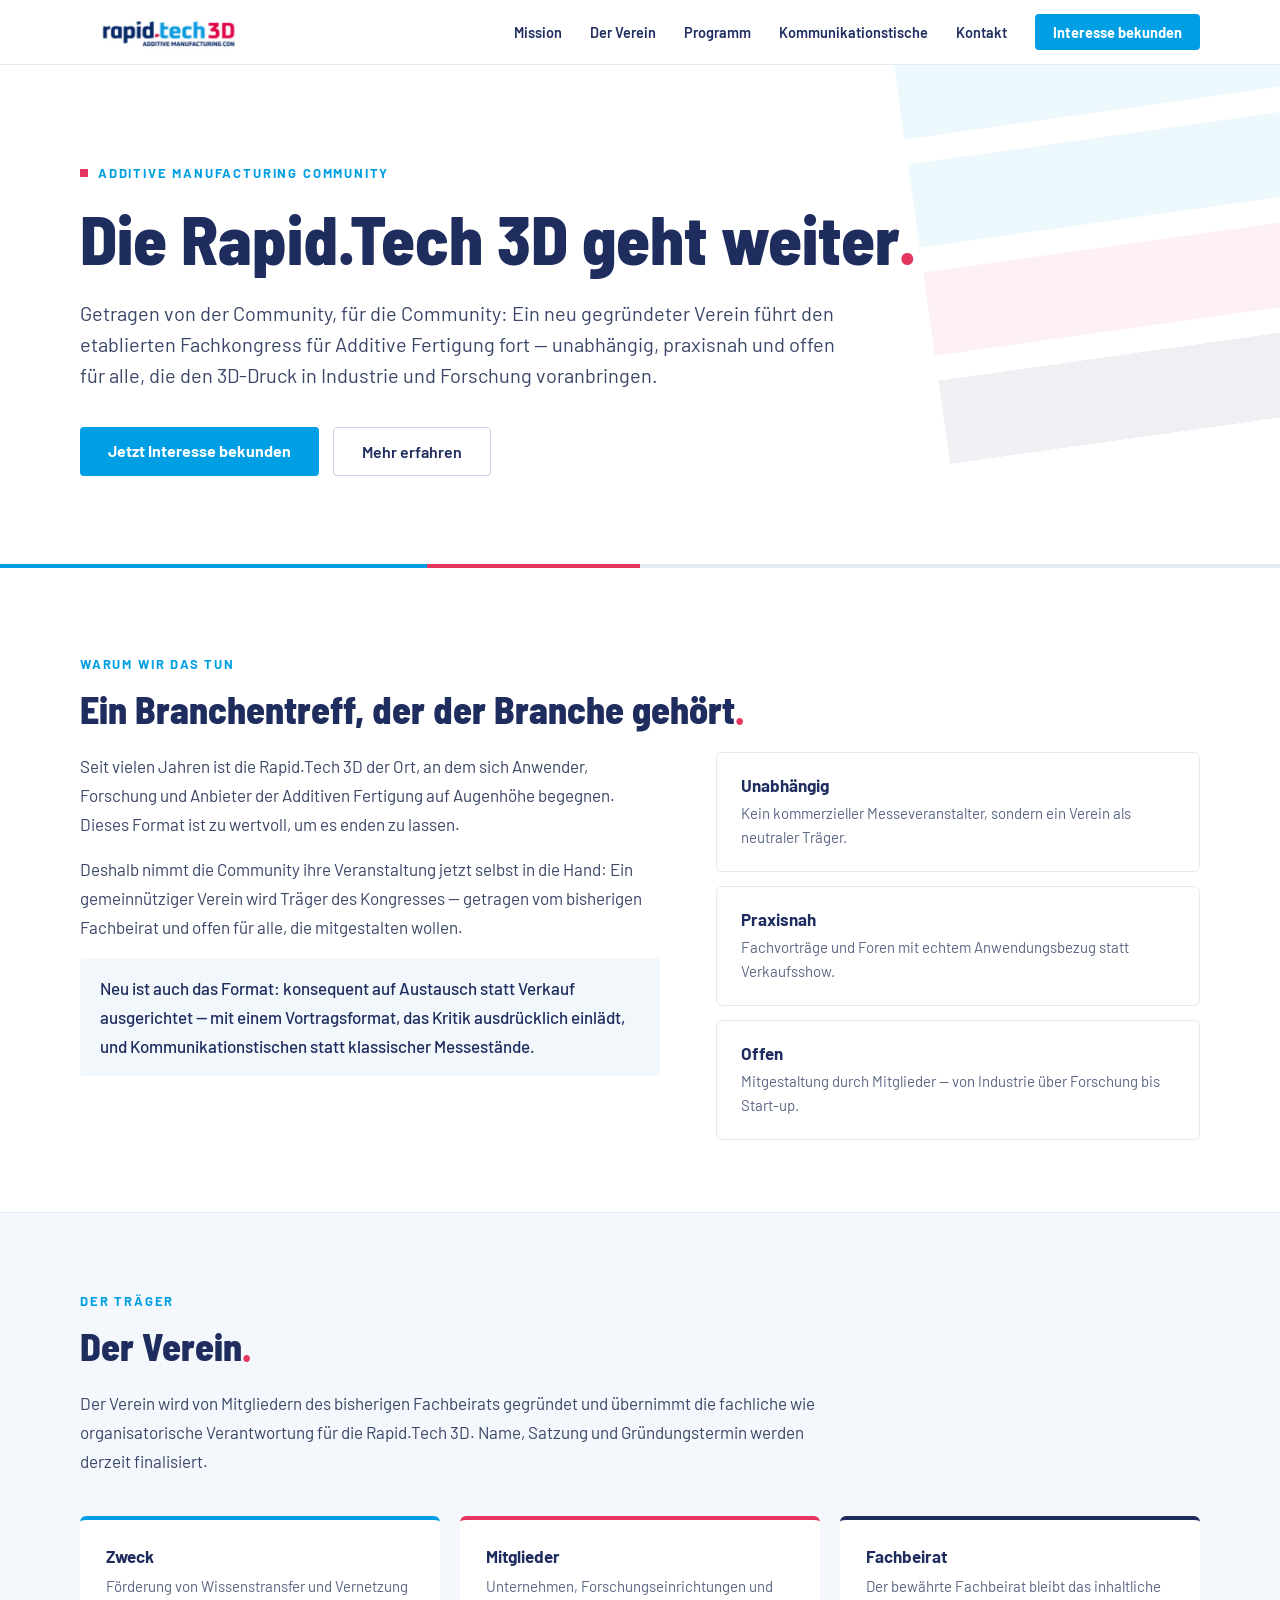
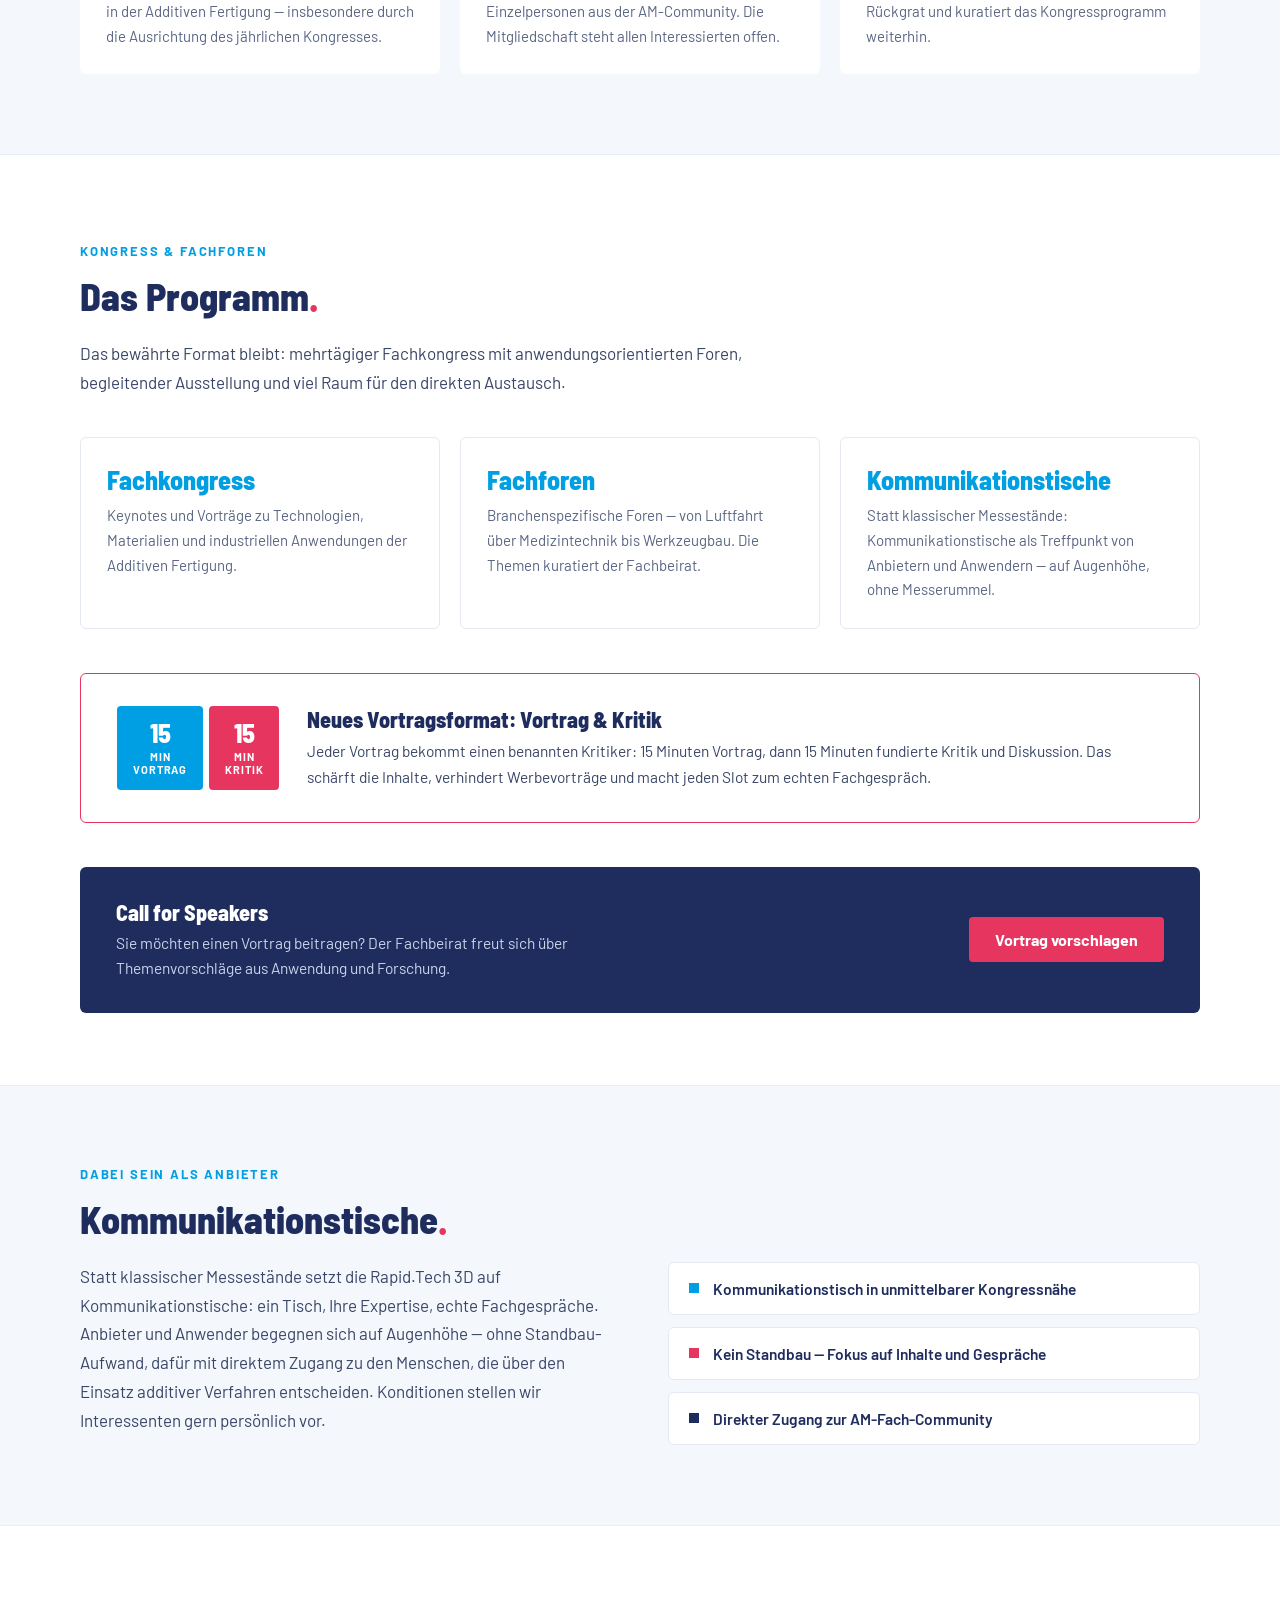
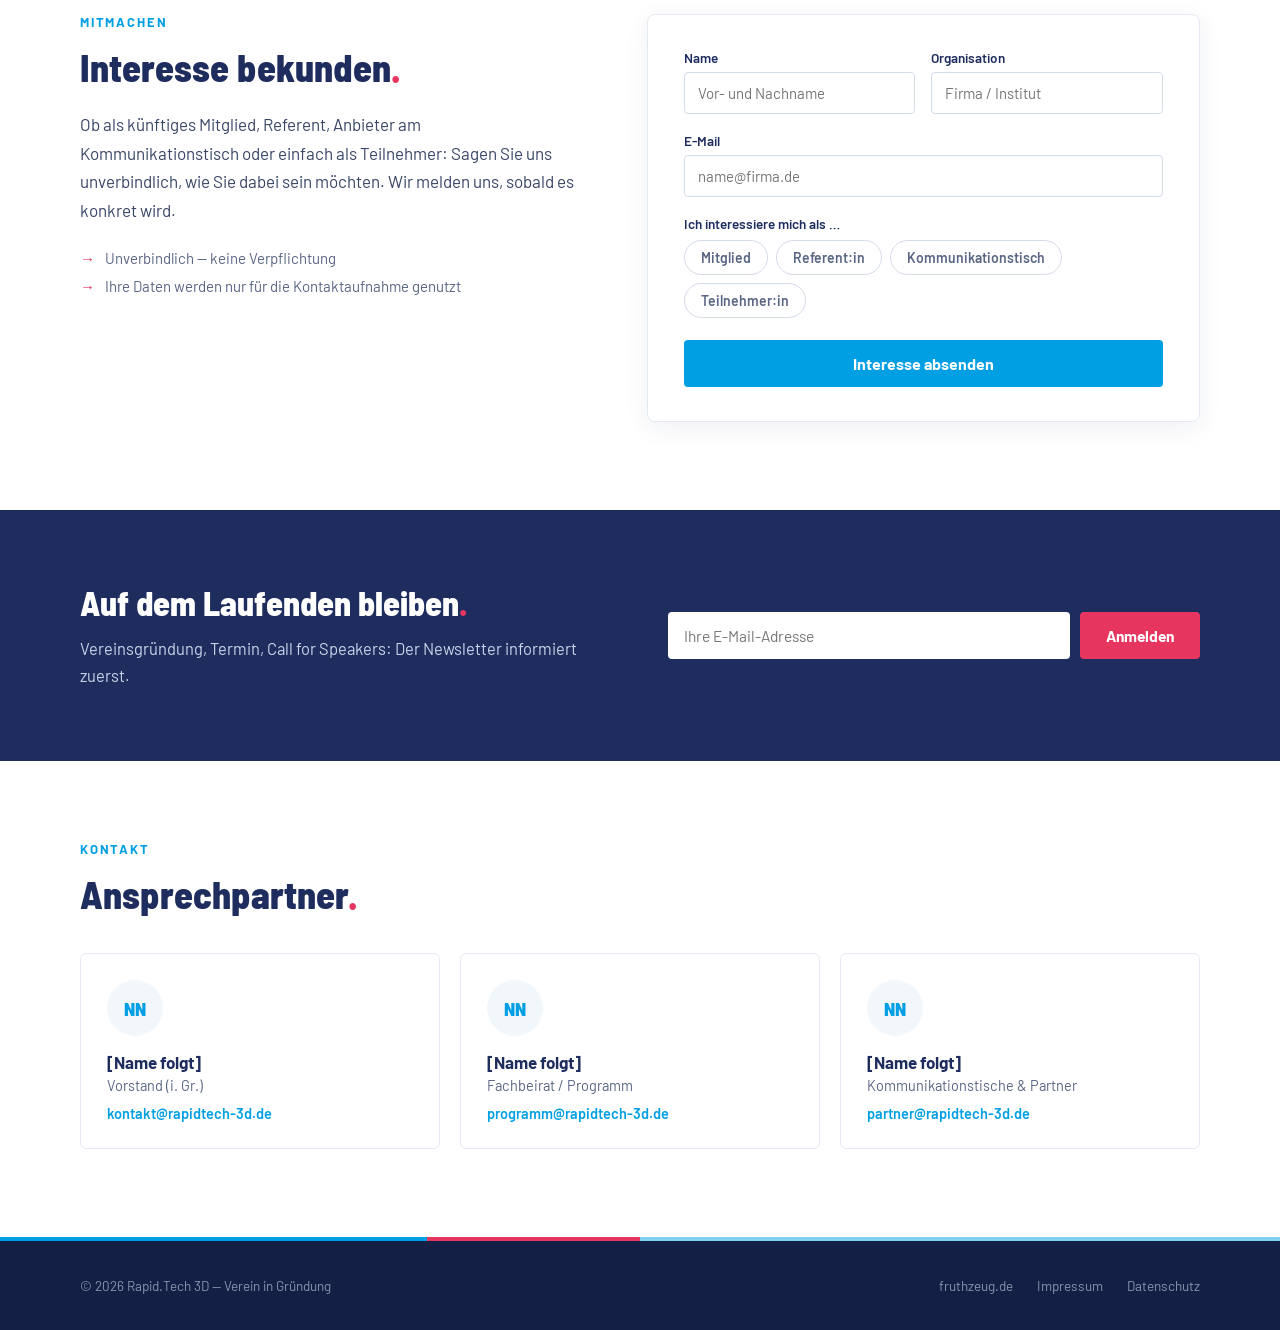
<file: website/rapidtech/index.html>
<!DOCTYPE html>
<html lang="de">
<head>
  <meta charset="utf-8">
  <meta name="viewport" content="width=device-width, initial-scale=1">
  <meta name="description" content="Die Rapid.Tech 3D geht weiter: Ein neu gegründeter Verein führt den Fachkongress für Additive Fertigung fort – unabhängig, praxisnah und offen.">
  <title>Rapid.Tech 3D – Die Community führt den Kongress fort</title>
  <link rel="preconnect" href="https://fonts.googleapis.com">
  <link rel="preconnect" href="https://fonts.gstatic.com" crossorigin>
  <link href="https://fonts.googleapis.com/css2?family=Barlow:wght@400;500;600;700;800&amp;family=Barlow+Semi+Condensed:wght@600;700;800&amp;display=swap" rel="stylesheet">
  <style>
    html { scroll-behavior: smooth; }
    body { margin: 0; font-family: 'Barlow', sans-serif; color: #1E2C5E; background: #ffffff; }
    a { color: #009FE3; text-decoration: none; }
    a:hover { color: #1E2C5E; }
    ::selection { background: #009FE3; color: #fff; }
    .wrap { max-width: 1120px; margin: 0 auto; padding-left: 32px; padding-right: 32px; }
    .kicker { font-size: 13px; font-weight: 700; letter-spacing: 0.14em; text-transform: uppercase; color: #009FE3; margin-bottom: 14px; }
    h2 { font-family: 'Barlow Semi Condensed', sans-serif; font-size: 38px; font-weight: 800; margin: 0 0 20px; }
    .dot { color: #E6365F; }
    section { scroll-margin-top: 90px; }

    /* Kopfzeile */
    .site-header { position: sticky; top: 0; z-index: 50; background: rgba(255,255,255,0.92); backdrop-filter: blur(10px); border-bottom: 1px solid #E5E9F2; }
    .site-header .inner { display: flex; align-items: center; justify-content: space-between; gap: 24px; padding-top: 14px; padding-bottom: 14px; }
    .site-header img { height: 36px; display: block; }
    .site-nav { display: flex; gap: 28px; align-items: center; font-size: 14.5px; font-weight: 600; flex-wrap: wrap; }
    .site-nav a { color: #1E2C5E; }
    .site-nav a:hover { color: #009FE3; }
    .site-nav a.cta { background: #009FE3; color: #fff; padding: 9px 18px; border-radius: 4px; font-weight: 700; }
    .site-nav a.cta:hover { background: #1E2C5E; color: #fff; }

    /* Hero */
    .hero { background: #fff; position: relative; overflow: hidden; }
    .hero .deco { position: absolute; right: -60px; top: -40px; width: 420px; height: 420px; opacity: 0.07; transform: rotate(-8deg);
      background: linear-gradient(180deg, #009FE3 0 20%, transparent 20% 26%, #009FE3 26% 46%, transparent 46% 52%, #E6365F 52% 72%, transparent 72% 78%, #1E2C5E 78% 98%, transparent 98%); }
    .hero .inner { padding-top: 96px; padding-bottom: 88px; position: relative; }
    .hero .badge { display: inline-flex; align-items: center; gap: 10px; font-size: 13px; font-weight: 700; letter-spacing: 0.14em; text-transform: uppercase; color: #009FE3; margin-bottom: 22px; }
    .hero .badge span { width: 8px; height: 8px; background: #E6365F; display: inline-block; }
    .hero h1 { font-family: 'Barlow Semi Condensed', sans-serif; font-size: clamp(40px, 5.5vw, 68px); line-height: 1.05; font-weight: 800; margin: 0 0 24px; max-width: 14em; }
    .hero p { font-size: 20px; line-height: 1.55; max-width: 38em; margin: 0 0 36px; color: #3A4667; }
    .btn-row { display: flex; gap: 14px; flex-wrap: wrap; }
    .btn-primary { background: #009FE3; color: #fff; padding: 14px 28px; border-radius: 4px; font-weight: 700; font-size: 16px; }
    .btn-primary:hover { background: #0b8ecb; color: #fff; }
    .btn-outline { border: 1.5px solid #C9D4EA; color: #1E2C5E; padding: 14px 28px; border-radius: 4px; font-weight: 600; font-size: 16px; }
    .btn-outline:hover { border-color: #1E2C5E; color: #1E2C5E; }
    .stripe { display: flex; height: 4px; }
    .stripe .s1 { flex: 2; background: #009FE3; }
    .stripe .s2 { flex: 1; background: #E6365F; }
    .stripe .s3 { flex: 3; background: #E5E9F2; }
    .stripe.footer-stripe .s3 { background: #7FD0F3; }

    /* Mission */
    .mission .inner { padding-top: 88px; padding-bottom: 72px; }
    .mission h2 { max-width: 20em; }
    .mission .grid { display: grid; grid-template-columns: 1.2fr 1fr; gap: 56px; align-items: start; }
    .mission .text { font-size: 17px; line-height: 1.7; color: #3A4667; display: flex; flex-direction: column; gap: 16px; }
    .mission .text p { margin: 0; }
    .mission .highlight { padding: 16px 20px; background: #F2F7FC; border-radius: 4px; color: #1E2C5E; font-weight: 500; }
    .mission .facts { display: flex; flex-direction: column; gap: 14px; }
    .fact { border: 1px solid #E5E9F2; border-radius: 6px; padding: 22px 24px; }
    .fact .t { font-weight: 700; font-size: 17px; margin-bottom: 6px; color: #1E2C5E; }
    .fact .d { font-size: 15px; line-height: 1.6; color: #5A6684; }

    /* Verein */
    .verein { background: #F4F8FC; border-top: 1px solid #E8EEF6; border-bottom: 1px solid #E8EEF6; }
    .verein .inner { padding-top: 80px; padding-bottom: 80px; }
    .verein .lead { font-size: 17px; line-height: 1.7; color: #3A4667; max-width: 44em; margin: 0 0 40px; }
    .verein .grid { display: grid; grid-template-columns: repeat(3, 1fr); gap: 20px; }
    .verein .card { background: #fff; border-radius: 6px; padding: 26px; }
    .verein .card.b1 { border-top: 4px solid #009FE3; }
    .verein .card.b2 { border-top: 4px solid #E6365F; }
    .verein .card.b3 { border-top: 4px solid #1E2C5E; }
    .verein .card .t { font-weight: 700; font-size: 17px; margin-bottom: 8px; }
    .verein .card .d { font-size: 15px; line-height: 1.65; color: #5A6684; }

    /* Programm */
    .programm .inner { padding-top: 88px; padding-bottom: 72px; }
    .programm .lead { font-size: 17px; line-height: 1.7; color: #3A4667; max-width: 44em; margin: 0 0 40px; }
    .programm .grid { display: grid; grid-template-columns: repeat(3, 1fr); gap: 20px; margin-bottom: 44px; }
    .programm .card { border: 1px solid #E5E9F2; border-radius: 6px; padding: 26px; }
    .programm .card .t { font-family: 'Barlow Semi Condensed', sans-serif; font-size: 26px; font-weight: 800; color: #009FE3; margin-bottom: 8px; }
    .programm .card .d { font-size: 15px; line-height: 1.65; color: #5A6684; }
    .format-box { border: 1.5px solid #E6365F; border-radius: 6px; padding: 32px 36px; margin-bottom: 44px; display: grid; grid-template-columns: auto 1fr; gap: 28px; align-items: start; }
    .format-box .blocks { display: flex; gap: 6px; align-items: stretch; }
    .format-box .block { color: #fff; border-radius: 4px; padding: 14px 16px; text-align: center; }
    .format-box .block.blue { background: #009FE3; }
    .format-box .block.red { background: #E6365F; }
    .format-box .block .n { font-family: 'Barlow Semi Condensed', sans-serif; font-size: 26px; font-weight: 800; line-height: 1; }
    .format-box .block .l { font-size: 11px; font-weight: 700; letter-spacing: 0.08em; text-transform: uppercase; margin-top: 4px; }
    .format-box .t { font-weight: 800; font-size: 22px; font-family: 'Barlow Semi Condensed', sans-serif; margin-bottom: 6px; }
    .format-box .d { font-size: 15.5px; line-height: 1.65; color: #3A4667; max-width: 52em; }
    .speakers-box { background: #1E2C5E; color: #fff; border-radius: 6px; padding: 32px 36px; display: flex; justify-content: space-between; align-items: center; gap: 32px; flex-wrap: wrap; }
    .speakers-box .t { font-weight: 800; font-size: 22px; font-family: 'Barlow Semi Condensed', sans-serif; margin-bottom: 6px; }
    .speakers-box .d { font-size: 15.5px; line-height: 1.6; color: #C9D4EA; max-width: 36em; }
    .btn-red { background: #E6365F; color: #fff; padding: 13px 26px; border-radius: 4px; font-weight: 700; white-space: nowrap; }
    .btn-red:hover { background: #c22a4e; color: #fff; }

    /* Kommunikationstische */
    .aussteller { background: #F4F8FC; border-top: 1px solid #E8EEF6; border-bottom: 1px solid #E8EEF6; }
    .aussteller .inner { padding-top: 80px; padding-bottom: 80px; }
    .aussteller .grid { display: grid; grid-template-columns: 1fr 1fr; gap: 56px; align-items: start; }
    .aussteller .lead { font-size: 17px; line-height: 1.7; color: #3A4667; margin: 0; }
    .aussteller .list { display: flex; flex-direction: column; gap: 12px; }
    .aussteller .item { display: flex; align-items: center; gap: 14px; background: #fff; border: 1px solid #E5E9F2; border-radius: 6px; padding: 16px 20px; }
    .aussteller .item .sq { width: 10px; height: 10px; flex: none; }
    .aussteller .item .sq.blue { background: #009FE3; }
    .aussteller .item .sq.red { background: #E6365F; }
    .aussteller .item .sq.navy { background: #1E2C5E; }
    .aussteller .item span:last-child { font-size: 15.5px; font-weight: 600; }

    /* Mitmachen / Formular */
    .mitmachen .inner { padding-top: 88px; padding-bottom: 88px; }
    .mitmachen .grid { display: grid; grid-template-columns: 1fr 1.1fr; gap: 64px; align-items: start; }
    .mitmachen .lead { font-size: 17px; line-height: 1.7; color: #3A4667; margin: 0 0 24px; }
    .mitmachen .hints { display: flex; flex-direction: column; gap: 10px; font-size: 15px; color: #5A6684; }
    .mitmachen .hints div { display: flex; gap: 10px; align-items: baseline; }
    .mitmachen .hints .arrow { color: #E6365F; font-weight: 800; }
    .form-card { background: #fff; border: 1px solid #E5E9F2; border-radius: 8px; padding: 34px 36px; box-shadow: 0 6px 24px rgba(30,44,94,0.07); display: flex; flex-direction: column; gap: 18px; }
    .form-card .row2 { display: grid; grid-template-columns: 1fr 1fr; gap: 16px; }
    .form-card label { display: flex; flex-direction: column; gap: 6px; font-size: 13.5px; font-weight: 600; color: #1E2C5E; }
    .form-card input { border: 1px solid #D4DBEA; border-radius: 4px; padding: 11px 13px; font-size: 15px; font-family: 'Barlow', sans-serif; color: #1E2C5E; outline-color: #009FE3; }
    .roles-label { font-size: 13.5px; font-weight: 600; color: #1E2C5E; margin-bottom: 8px; }
    .roles { display: flex; flex-wrap: wrap; gap: 8px; }
    .role-pill { border: 1.5px solid #D4DBEA; background: #fff; color: #5A6684; border-radius: 100px; padding: 8px 16px; font-size: 14px; font-weight: 600; cursor: pointer; font-family: 'Barlow', sans-serif; }
    .role-pill.on { border-color: #009FE3; background: #E7F6FE; color: #0b8ecb; }
    .form-submit { background: #009FE3; color: #fff; border: none; border-radius: 4px; padding: 14px; font-size: 16px; font-weight: 700; cursor: pointer; font-family: 'Barlow', sans-serif; margin-top: 4px; }
    .form-submit:hover { background: #0b8ecb; }
    .form-note { font-size: 12.5px; color: #8A93AC; text-align: center; }
    .thanks-card { background: #F2F7FC; border-radius: 8px; padding: 56px 40px; text-align: center; }
    .thanks-card .check { width: 56px; height: 56px; border-radius: 50%; background: #009FE3; color: #fff; font-size: 28px; font-weight: 800; display: flex; align-items: center; justify-content: center; margin: 0 auto 18px; }
    .thanks-card .t { font-family: 'Barlow Semi Condensed', sans-serif; font-size: 24px; font-weight: 800; margin-bottom: 8px; }
    .thanks-card .d { font-size: 15.5px; color: #5A6684; line-height: 1.6; }

    /* Newsletter */
    .newsletter { background: #1E2C5E; color: #fff; }
    .newsletter .inner { padding-top: 72px; padding-bottom: 72px; }
    .newsletter .grid { display: grid; grid-template-columns: 1fr 1fr; gap: 56px; align-items: center; }
    .newsletter h2 { font-size: 34px; margin: 0 0 12px; }
    .newsletter p { font-size: 16.5px; line-height: 1.65; color: #C9D4EA; margin: 0; }
    .nl-form { display: flex; gap: 10px; flex-wrap: wrap; }
    .nl-form input { flex: 1; min-width: 220px; border: none; border-radius: 4px; padding: 14px 16px; font-size: 15.5px; font-family: 'Barlow', sans-serif; color: #1E2C5E; }
    .nl-form button { background: #E6365F; color: #fff; border: none; border-radius: 4px; padding: 14px 26px; font-size: 15.5px; font-weight: 700; cursor: pointer; font-family: 'Barlow', sans-serif; }
    .nl-form button:hover { background: #c22a4e; }
    .nl-thanks { background: rgba(255,255,255,0.08); border: 1px solid rgba(255,255,255,0.2); border-radius: 6px; padding: 20px 24px; font-size: 16px; font-weight: 600; }
    .nl-thanks span { font-weight: 400; color: #C9D4EA; }

    /* Kontakt */
    .kontakt .inner { padding-top: 80px; padding-bottom: 88px; }
    .kontakt h2 { margin-bottom: 36px; }
    .kontakt .grid { display: grid; grid-template-columns: repeat(3, 1fr); gap: 20px; }
    .contact-card { border: 1px solid #E5E9F2; border-radius: 6px; padding: 26px; display: flex; flex-direction: column; gap: 4px; }
    .contact-card .avatar { width: 56px; height: 56px; border-radius: 50%; background: #F2F7FC; color: #009FE3; font-weight: 800; font-size: 19px; display: flex; align-items: center; justify-content: center; margin-bottom: 12px; font-family: 'Barlow Semi Condensed', sans-serif; }
    .contact-card .name { font-weight: 700; font-size: 17px; }
    .contact-card .role { font-size: 14.5px; color: #5A6684; }
    .contact-card a { font-size: 14.5px; font-weight: 600; margin-top: 6px; }

    /* Fußzeile */
    .site-footer { background: #141F45; color: #8A93AC; }
    .site-footer .inner { padding-top: 36px; padding-bottom: 36px; display: flex; justify-content: space-between; align-items: center; gap: 24px; flex-wrap: wrap; font-size: 13.5px; }
    .site-footer a { color: #8A93AC; }
    .site-footer a:hover { color: #fff; }
    .site-footer .links { display: flex; gap: 24px; }

    .hidden { display: none !important; }

    /* Responsiv */
    @media (max-width: 900px) {
      .mission .grid, .verein .grid, .programm .grid, .aussteller .grid,
      .mitmachen .grid, .newsletter .grid, .kontakt .grid { grid-template-columns: 1fr; }
      .mission .grid, .aussteller .grid, .mitmachen .grid, .newsletter .grid { gap: 36px; }
      .format-box { grid-template-columns: 1fr; }
      .site-header .inner { flex-direction: column; align-items: flex-start; gap: 12px; }
      .site-nav { gap: 14px 20px; }
      .hero .inner { padding-top: 64px; padding-bottom: 60px; }
    }
    @media (max-width: 560px) {
      .wrap { padding-left: 20px; padding-right: 20px; }
      h2 { font-size: 30px; }
      .form-card { padding: 26px 22px; }
      .form-card .row2 { grid-template-columns: 1fr; }
    }
  </style>
</head>
<body>

<header class="site-header">
  <div class="wrap inner">
    <a href="#top"><img src="logo.jpeg" alt="Rapid.Tech 3D"></a>
    <nav class="site-nav">
      <a href="#mission">Mission</a>
      <a href="#verein">Der Verein</a>
      <a href="#programm">Programm</a>
      <a href="#aussteller">Kommunikationstische</a>
      <a href="#kontakt">Kontakt</a>
      <a href="#mitmachen" class="cta">Interesse bekunden</a>
    </nav>
  </div>
</header>

<main id="top">

  <!-- HERO -->
  <section class="hero">
    <div class="deco"></div>
    <div class="wrap inner">
      <div class="badge"><span></span>Additive Manufacturing Community</div>
      <h1>Die Rapid.Tech&nbsp;3D geht weiter<span class="dot">.</span></h1>
      <p>Getragen von der Community, für die Community: Ein neu gegründeter Verein führt den etablierten Fachkongress für Additive Fertigung fort — unabhängig, praxisnah und offen für alle, die den 3D-Druck in Industrie und Forschung voranbringen.</p>
      <div class="btn-row">
        <a href="#mitmachen" class="btn-primary">Jetzt Interesse bekunden</a>
        <a href="#mission" class="btn-outline">Mehr erfahren</a>
      </div>
    </div>
    <div class="stripe"><div class="s1"></div><div class="s2"></div><div class="s3"></div></div>
  </section>

  <!-- MISSION -->
  <section id="mission" class="mission">
    <div class="wrap inner">
      <div class="kicker">Warum wir das tun</div>
      <h2>Ein Branchentreff, der der Branche gehört<span class="dot">.</span></h2>
      <div class="grid">
        <div class="text">
          <p>Seit vielen Jahren ist die Rapid.Tech 3D der Ort, an dem sich Anwender, Forschung und Anbieter der Additiven Fertigung auf Augenhöhe begegnen. Dieses Format ist zu wertvoll, um es enden zu lassen.</p>
          <p>Deshalb nimmt die Community ihre Veranstaltung jetzt selbst in die Hand: Ein gemeinnütziger Verein wird Träger des Kongresses — getragen vom bisherigen Fachbeirat und offen für alle, die mitgestalten wollen.</p>
          <p class="highlight">Neu ist auch das Format: konsequent auf Austausch statt Verkauf ausgerichtet — mit einem Vortragsformat, das Kritik ausdrücklich einlädt, und Kommunikationstischen statt klassischer Messestände.</p>
        </div>
        <div class="facts">
          <div class="fact">
            <div class="t">Unabhängig</div>
            <div class="d">Kein kommerzieller Messeveranstalter, sondern ein Verein als neutraler Träger.</div>
          </div>
          <div class="fact">
            <div class="t">Praxisnah</div>
            <div class="d">Fachvorträge und Foren mit echtem Anwendungsbezug statt Verkaufsshow.</div>
          </div>
          <div class="fact">
            <div class="t">Offen</div>
            <div class="d">Mitgestaltung durch Mitglieder — von Industrie über Forschung bis Start-up.</div>
          </div>
        </div>
      </div>
    </div>
  </section>

  <!-- VEREIN -->
  <section id="verein" class="verein">
    <div class="wrap inner">
      <div class="kicker">Der Träger</div>
      <h2>Der Verein<span class="dot">.</span></h2>
      <p class="lead">Der Verein wird von Mitgliedern des bisherigen Fachbeirats gegründet und übernimmt die fachliche wie organisatorische Verantwortung für die Rapid.Tech 3D. Name, Satzung und Gründungstermin werden derzeit finalisiert.</p>
      <div class="grid">
        <div class="card b1">
          <div class="t">Zweck</div>
          <div class="d">Förderung von Wissenstransfer und Vernetzung in der Additiven Fertigung — insbesondere durch die Ausrichtung des jährlichen Kongresses.</div>
        </div>
        <div class="card b2">
          <div class="t">Mitglieder</div>
          <div class="d">Unternehmen, Forschungseinrichtungen und Einzelpersonen aus der AM-Community. Die Mitgliedschaft steht allen Interessierten offen.</div>
        </div>
        <div class="card b3">
          <div class="t">Fachbeirat</div>
          <div class="d">Der bewährte Fachbeirat bleibt das inhaltliche Rückgrat und kuratiert das Kongressprogramm weiterhin.</div>
        </div>
      </div>
    </div>
  </section>

  <!-- PROGRAMM -->
  <section id="programm" class="programm">
    <div class="wrap inner">
      <div class="kicker">Kongress &amp; Fachforen</div>
      <h2>Das Programm<span class="dot">.</span></h2>
      <p class="lead">Das bewährte Format bleibt: mehrtägiger Fachkongress mit anwendungsorientierten Foren, begleitender Ausstellung und viel Raum für den direkten Austausch.</p>
      <div class="grid">
        <div class="card">
          <div class="t">Fachkongress</div>
          <div class="d">Keynotes und Vorträge zu Technologien, Materialien und industriellen Anwendungen der Additiven Fertigung.</div>
        </div>
        <div class="card">
          <div class="t">Fachforen</div>
          <div class="d">Branchenspezifische Foren — von Luftfahrt über Medizintechnik bis Werkzeugbau. Die Themen kuratiert der Fachbeirat.</div>
        </div>
        <div class="card">
          <div class="t">Kommunikationstische</div>
          <div class="d">Statt klassischer Messestände: Kommunikationstische als Treffpunkt von Anbietern und Anwendern — auf Augenhöhe, ohne Messerummel.</div>
        </div>
      </div>
      <div class="format-box">
        <div class="blocks">
          <div class="block blue"><div class="n">15</div><div class="l">Min<br>Vortrag</div></div>
          <div class="block red"><div class="n">15</div><div class="l">Min<br>Kritik</div></div>
        </div>
        <div>
          <div class="t">Neues Vortragsformat: Vortrag &amp; Kritik</div>
          <div class="d">Jeder Vortrag bekommt einen benannten Kritiker: 15 Minuten Vortrag, dann 15 Minuten fundierte Kritik und Diskussion. Das schärft die Inhalte, verhindert Werbevorträge und macht jeden Slot zum echten Fachgespräch.</div>
        </div>
      </div>
      <div class="speakers-box">
        <div>
          <div class="t">Call for Speakers</div>
          <div class="d">Sie möchten einen Vortrag beitragen? Der Fachbeirat freut sich über Themenvorschläge aus Anwendung und Forschung.</div>
        </div>
        <a href="#mitmachen" class="btn-red">Vortrag vorschlagen</a>
      </div>
    </div>
  </section>

  <!-- KOMMUNIKATIONSTISCHE -->
  <section id="aussteller" class="aussteller">
    <div class="wrap inner">
      <div class="kicker">Dabei sein als Anbieter</div>
      <h2>Kommunikationstische<span class="dot">.</span></h2>
      <div class="grid">
        <p class="lead">Statt klassischer Messestände setzt die Rapid.Tech 3D auf Kommunikationstische: ein Tisch, Ihre Expertise, echte Fachgespräche. Anbieter und Anwender begegnen sich auf Augenhöhe — ohne Standbau-Aufwand, dafür mit direktem Zugang zu den Menschen, die über den Einsatz additiver Verfahren entscheiden. Konditionen stellen wir Interessenten gern persönlich vor.</p>
        <div class="list">
          <div class="item"><span class="sq blue"></span><span>Kommunikationstisch in unmittelbarer Kongressnähe</span></div>
          <div class="item"><span class="sq red"></span><span>Kein Standbau — Fokus auf Inhalte und Gespräche</span></div>
          <div class="item"><span class="sq navy"></span><span>Direkter Zugang zur AM-Fach-Community</span></div>
        </div>
      </div>
    </div>
  </section>

  <!-- MITMACHEN / FORMULAR -->
  <section id="mitmachen" class="mitmachen">
    <div class="wrap inner">
      <div class="grid">
        <div>
          <div class="kicker">Mitmachen</div>
          <h2>Interesse bekunden<span class="dot">.</span></h2>
          <p class="lead">Ob als künftiges Mitglied, Referent, Anbieter am Kommunikationstisch oder einfach als Teilnehmer: Sagen Sie uns unverbindlich, wie Sie dabei sein möchten. Wir melden uns, sobald es konkret wird.</p>
          <div class="hints">
            <div><span class="arrow">→</span>Unverbindlich — keine Verpflichtung</div>
            <div><span class="arrow">→</span>Ihre Daten werden nur für die Kontaktaufnahme genutzt</div>
          </div>
        </div>
        <div>
          <form class="form-card" id="interesse-form">
            <div class="row2">
              <label>Name
                <input name="name" placeholder="Vor- und Nachname" autocomplete="name">
              </label>
              <label>Organisation
                <input name="org" placeholder="Firma / Institut" autocomplete="organization">
              </label>
            </div>
            <label>E-Mail
              <input name="email" type="email" placeholder="name@firma.de" autocomplete="email" required>
            </label>
            <div>
              <div class="roles-label">Ich interessiere mich als …</div>
              <div class="roles">
                <button type="button" class="role-pill">Mitglied</button>
                <button type="button" class="role-pill">Referent:in</button>
                <button type="button" class="role-pill">Kommunikationstisch</button>
                <button type="button" class="role-pill">Teilnehmer:in</button>
              </div>
            </div>
            <!-- Honeypot gegen Spam-Bots: für Menschen unsichtbar, muss leer bleiben -->
            <input type="text" name="website" tabindex="-1" autocomplete="off" aria-hidden="true" style="position:absolute; left:-9999px; width:1px; height:1px; opacity:0;">
            <button type="submit" class="form-submit">Interesse absenden</button>
            <div class="form-note" id="interesse-fehler" style="display:none; color:#c0392b;"></div>
          </form>
          <div class="thanks-card hidden" id="interesse-danke">
            <div class="check">✓</div>
            <div class="t">Vielen Dank!</div>
            <div class="d">Wir haben Ihr Interesse notiert und melden uns, sobald es Neuigkeiten gibt.</div>
          </div>
        </div>
      </div>
    </div>
  </section>

  <!-- NEWSLETTER -->
  <section id="newsletter" class="newsletter">
    <div class="wrap inner">
      <div class="grid">
        <div>
          <h2>Auf dem Laufenden bleiben<span class="dot">.</span></h2>
          <p>Vereinsgründung, Termin, Call for Speakers: Der Newsletter informiert zuerst.</p>
        </div>
        <div>
          <form class="nl-form" id="nl-form">
            <input name="email" type="email" placeholder="Ihre E-Mail-Adresse" autocomplete="email" required>
            <input type="text" name="website" tabindex="-1" autocomplete="off" aria-hidden="true" style="position:absolute; left:-9999px; width:1px; height:1px; opacity:0;">
            <button type="submit">Anmelden</button>
          </form>
          <div class="nl-thanks hidden" id="nl-danke">✓ Danke — Sie erhalten in Kürze eine Bestätigung per E-Mail.</div>
        </div>
      </div>
    </div>
  </section>

  <!-- KONTAKT -->
  <section id="kontakt" class="kontakt">
    <div class="wrap inner">
      <div class="kicker">Kontakt</div>
      <h2>Ansprechpartner<span class="dot">.</span></h2>
      <div class="grid">
        <div class="contact-card">
          <div class="avatar">NN</div>
          <div class="name">[Name folgt]</div>
          <div class="role">Vorstand (i. Gr.)</div>
          <a href="mailto:kontakt@rapidtech-3d.de">kontakt@rapidtech-3d.de</a>
        </div>
        <div class="contact-card">
          <div class="avatar">NN</div>
          <div class="name">[Name folgt]</div>
          <div class="role">Fachbeirat / Programm</div>
          <a href="mailto:programm@rapidtech-3d.de">programm@rapidtech-3d.de</a>
        </div>
        <div class="contact-card">
          <div class="avatar">NN</div>
          <div class="name">[Name folgt]</div>
          <div class="role">Kommunikationstische &amp; Partner</div>
          <a href="mailto:partner@rapidtech-3d.de">partner@rapidtech-3d.de</a>
        </div>
      </div>
    </div>
  </section>

</main>

<footer class="site-footer">
  <div class="stripe footer-stripe"><div class="s1"></div><div class="s2"></div><div class="s3"></div></div>
  <div class="wrap inner">
    <div>© 2026 Rapid.Tech 3D — Verein in Gründung</div>
    <div class="links">
      <a href="/">fruthzeug.de</a>
      <a href="#">Impressum</a>
      <a href="#">Datenschutz</a>
    </div>
  </div>
</footer>

<script>
  document.querySelectorAll('.role-pill').forEach(function (pill) {
    pill.addEventListener('click', function () {
      pill.classList.toggle('on');
    });
  });

  // Interessens-Formular an senden.php anbinden
  document.getElementById('interesse-form').addEventListener('submit', function (e) {
    e.preventDefault();
    var form = this;
    var fehler = document.getElementById('interesse-fehler');
    var btn = form.querySelector('.form-submit');
    fehler.style.display = 'none';

    var rollen = Array.from(form.querySelectorAll('.role-pill.on'))
      .map(function (p) { return p.textContent.trim(); }).join(', ');

    var data = new FormData(form);
    data.append('art', 'interesse');
    data.append('rollen', rollen);

    btn.disabled = true;
    var alterText = btn.textContent;
    btn.textContent = 'Wird gesendet …';

    fetch('senden.php', { method: 'POST', body: data })
      .then(function (r) { return r.json().catch(function () { return { ok: r.ok }; }); })
      .then(function (res) {
        if (res && res.ok) {
          form.classList.add('hidden');
          document.getElementById('interesse-danke').classList.remove('hidden');
        } else {
          throw new Error((res && res.fehler) || 'Fehler beim Senden.');
        }
      })
      .catch(function (err) {
        btn.disabled = false;
        btn.textContent = alterText;
        fehler.textContent = err.message + ' Alternativ: kontakt@rapidtech-3d.de';
        fehler.style.display = 'block';
      });
  });

  // Newsletter-Formular an senden.php anbinden
  document.getElementById('nl-form').addEventListener('submit', function (e) {
    e.preventDefault();
    var form = this;
    var data = new FormData(form);
    data.append('art', 'newsletter');
    var btn = form.querySelector('button');
    btn.disabled = true;

    fetch('senden.php', { method: 'POST', body: data })
      .then(function (r) { return r.json().catch(function () { return { ok: r.ok }; }); })
      .then(function (res) {
        if (res && res.ok) {
          form.classList.add('hidden');
          document.getElementById('nl-danke').classList.remove('hidden');
        } else {
          btn.disabled = false;
          alert((res && res.fehler) || 'Anmeldung fehlgeschlagen. Bitte später erneut versuchen.');
        }
      })
      .catch(function () {
        btn.disabled = false;
        alert('Anmeldung fehlgeschlagen. Bitte später erneut versuchen.');
      });
  });
</script>
</body>
</html>
</file>
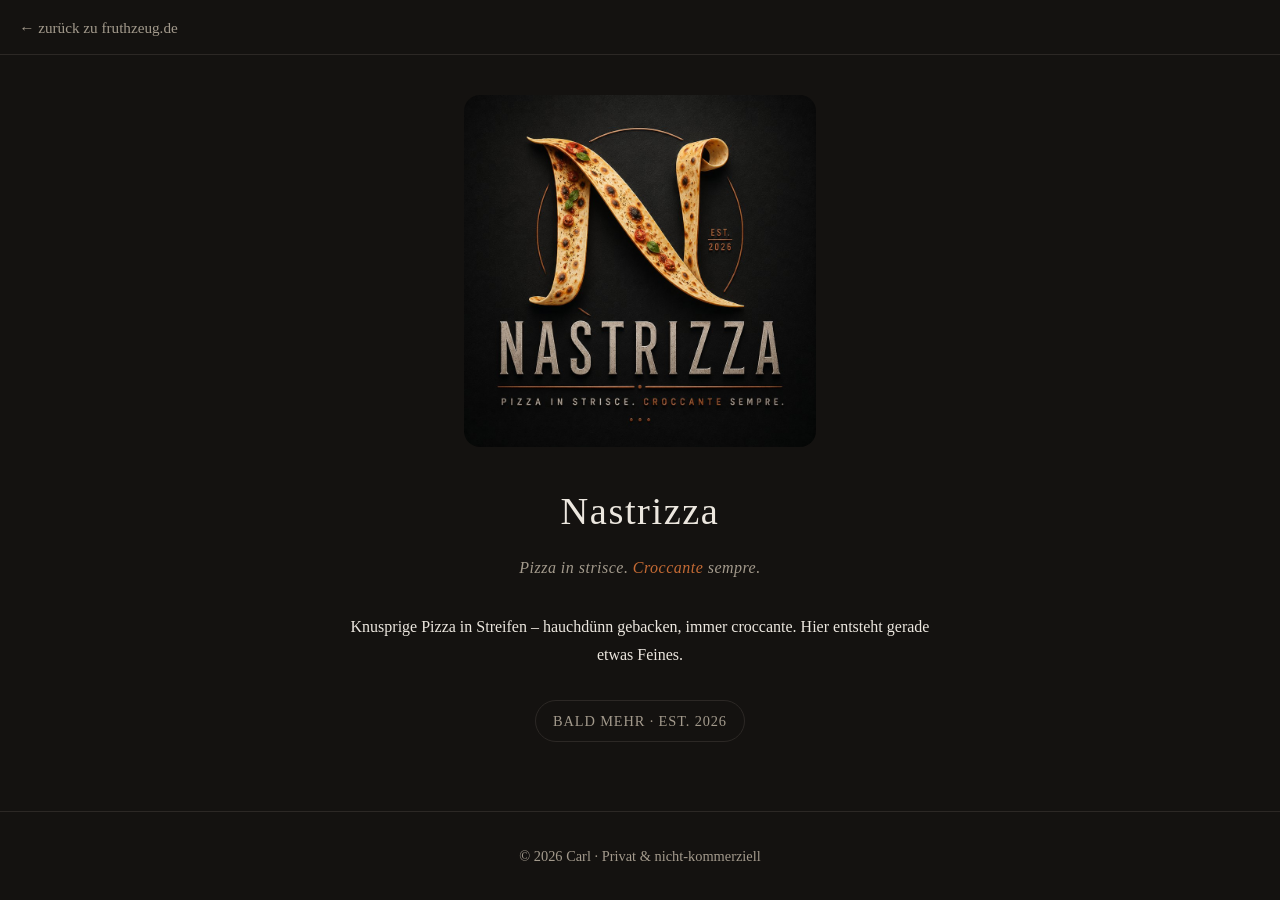
<file: website/projekte/nastrizza/index.html>
<!DOCTYPE html>
<html lang="de">
<head>
  <meta charset="UTF-8">
  <meta name="viewport" content="width=device-width, initial-scale=1.0">
  <meta name="description" content="Nastrizza – Pizza in Strisce. Croccante sempre.">
  <meta name="theme-color" content="#141210">
  <title>Nastrizza – Pizza in Strisce</title>
  <style>
    :root {
      --bg: #141210;
      --text: #ece7df;
      --muted: #a39a8c;
      --accent: #c46a34;
      --border: #2c2825;
    }
    * { margin: 0; padding: 0; box-sizing: border-box; }
    body {
      font-family: Georgia, 'Times New Roman', serif;
      background: var(--bg);
      color: var(--text);
      line-height: 1.7;
      min-height: 100vh;
      display: flex;
      flex-direction: column;
    }
    a { color: var(--accent); }

    .topbar {
      padding: 0.85rem 1.2rem;
      border-bottom: 1px solid var(--border);
    }
    .topbar a {
      color: var(--muted);
      text-decoration: none;
      font-size: 0.95rem;
    }
    .topbar a:hover { color: var(--accent); }

    main {
      flex: 1;
      width: 100%;
      max-width: 40rem;
      margin: 0 auto;
      padding: 2.5rem 1.5rem 4rem;
      text-align: center;
    }
    .logo {
      width: min(85%, 22rem);
      height: auto;
      display: block;
      margin: 0 auto 2rem;
      border-radius: 16px;
    }
    h1 {
      font-weight: normal;
      letter-spacing: 0.04em;
      font-size: clamp(1.6rem, 5vw, 2.4rem);
    }
    .claim {
      margin-top: 0.6rem;
      color: var(--muted);
      font-style: italic;
      letter-spacing: 0.03em;
    }
    .claim .hot { color: var(--accent); }
    .lead {
      margin-top: 2rem;
      color: var(--text);
    }
    .soon {
      display: inline-block;
      margin-top: 2rem;
      padding: 0.5rem 1.1rem;
      border: 1px solid var(--border);
      border-radius: 999px;
      color: var(--muted);
      font-size: 0.9rem;
      letter-spacing: 0.06em;
      text-transform: uppercase;
    }

    footer {
      text-align: center;
      padding: 2rem 1.5rem;
      color: var(--muted);
      font-size: 0.9rem;
      border-top: 1px solid var(--border);
    }
    footer a { color: var(--muted); }
  </style>
</head>
<body>
  <div class="topbar">
    <a href="/">&#8592; zurück zu fruthzeug.de</a>
  </div>

  <main>
    <img class="logo" src="logo.jpg" alt="Nastrizza – Pizza in Strisce">
    <h1>Nastrizza</h1>
    <p class="claim">Pizza in strisce. <span class="hot">Croccante</span> sempre.</p>

    <p class="lead">
      Knusprige Pizza in Streifen – hauchdünn gebacken, immer croccante.
      Hier entsteht gerade etwas Feines.
    </p>

    <span class="soon">Bald mehr &middot; est. 2026</span>
  </main>

  <footer>
    <p>&copy; 2026 Carl &middot; Privat &amp; nicht-kommerziell</p>
  </footer>
</body>
</html>
</file>
